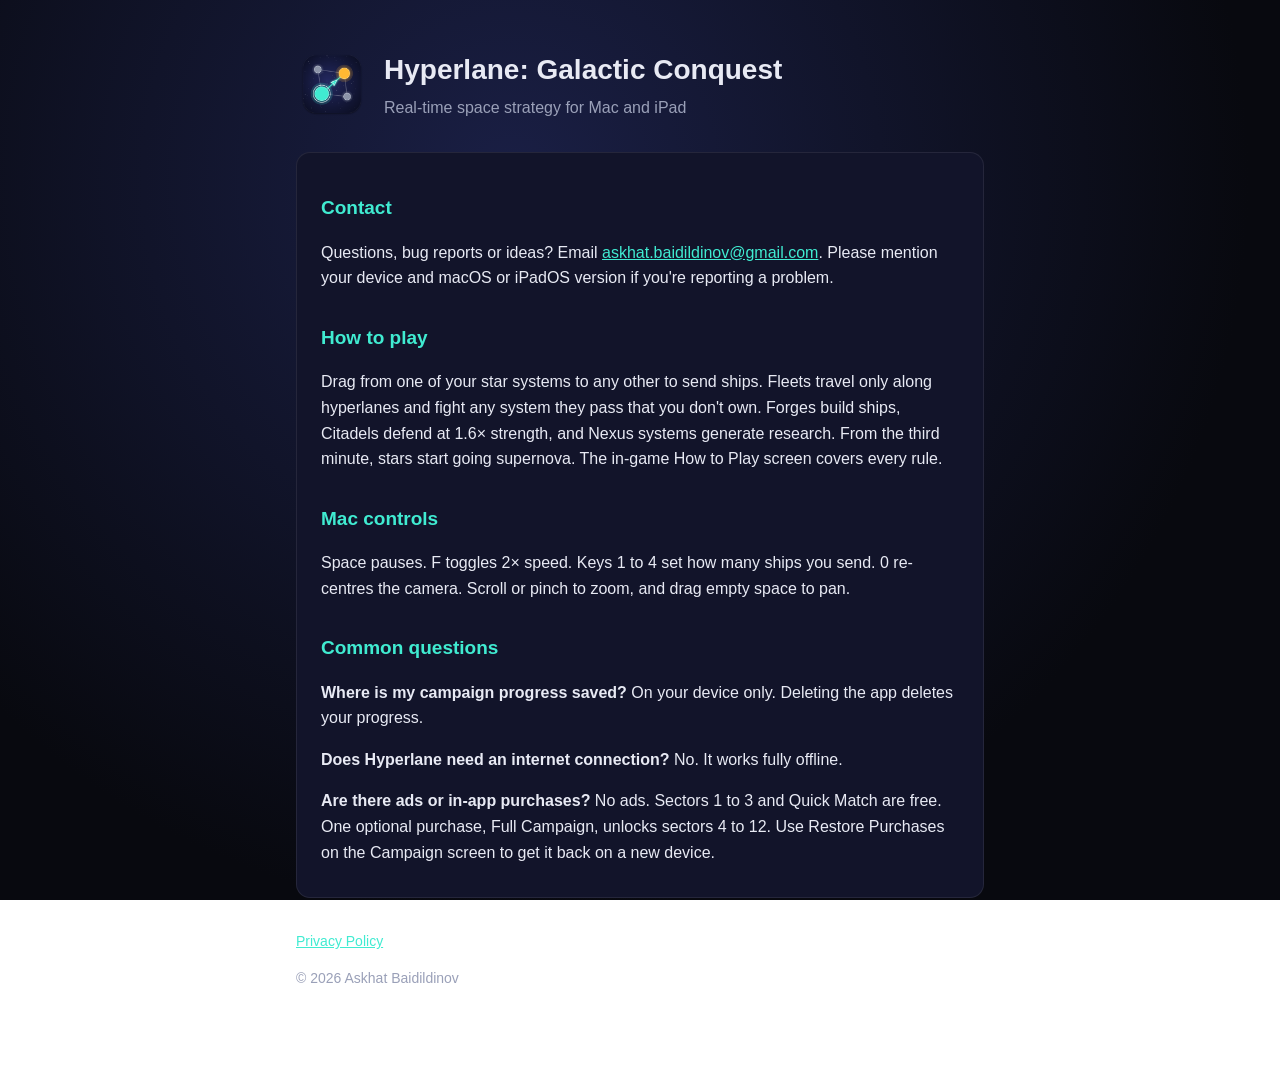
<file: index.html>
<!doctype html>
<html lang="en">
<head>
<meta charset="utf-8">
<meta name="viewport" content="width=device-width, initial-scale=1">
<title>Hyperlane Support</title>
<link rel="stylesheet" href="style.css">
</head>
<body>
<main>
<header>
  <img src="icon.png" alt="Hyperlane app icon">
  <div><h1>Hyperlane: Galactic Conquest</h1><p>Real-time space strategy for Mac and iPad</p></div>
</header>
<section>
<h2>Contact</h2>
<p>Questions, bug reports or ideas? Email <a href="mailto:askhat.baidildinov@gmail.com">askhat.baidildinov@gmail.com</a>.
Please mention your device and macOS or iPadOS version if you're reporting a problem.</p>

<h2>How to play</h2>
<p>Drag from one of your star systems to any other to send ships. Fleets travel only along hyperlanes and fight
any system they pass that you don't own. Forges build ships, Citadels defend at 1.6× strength, and Nexus systems
generate research. From the third minute, stars start going supernova. The in-game How to Play screen covers every rule.</p>

<h2>Mac controls</h2>
<p>Space pauses. F toggles 2× speed. Keys 1 to 4 set how many ships you send. 0 re-centres the camera.
Scroll or pinch to zoom, and drag empty space to pan.</p>

<h2>Common questions</h2>
<p><strong>Where is my campaign progress saved?</strong> On your device only. Deleting the app deletes your progress.</p>
<p><strong>Does Hyperlane need an internet connection?</strong> No. It works fully offline.</p>
<p><strong>Are there ads or in-app purchases?</strong> No ads. Sectors 1 to 3 and Quick Match are free. One optional
purchase, Full Campaign, unlocks sectors 4 to 12. Use Restore Purchases on the Campaign screen to get it back on a new device.</p>
</section>
<footer><nav><a href="privacy.html">Privacy Policy</a></nav><p>© 2026 Askhat Baidildinov</p></footer>
</main>
</body>
</html>
</file>
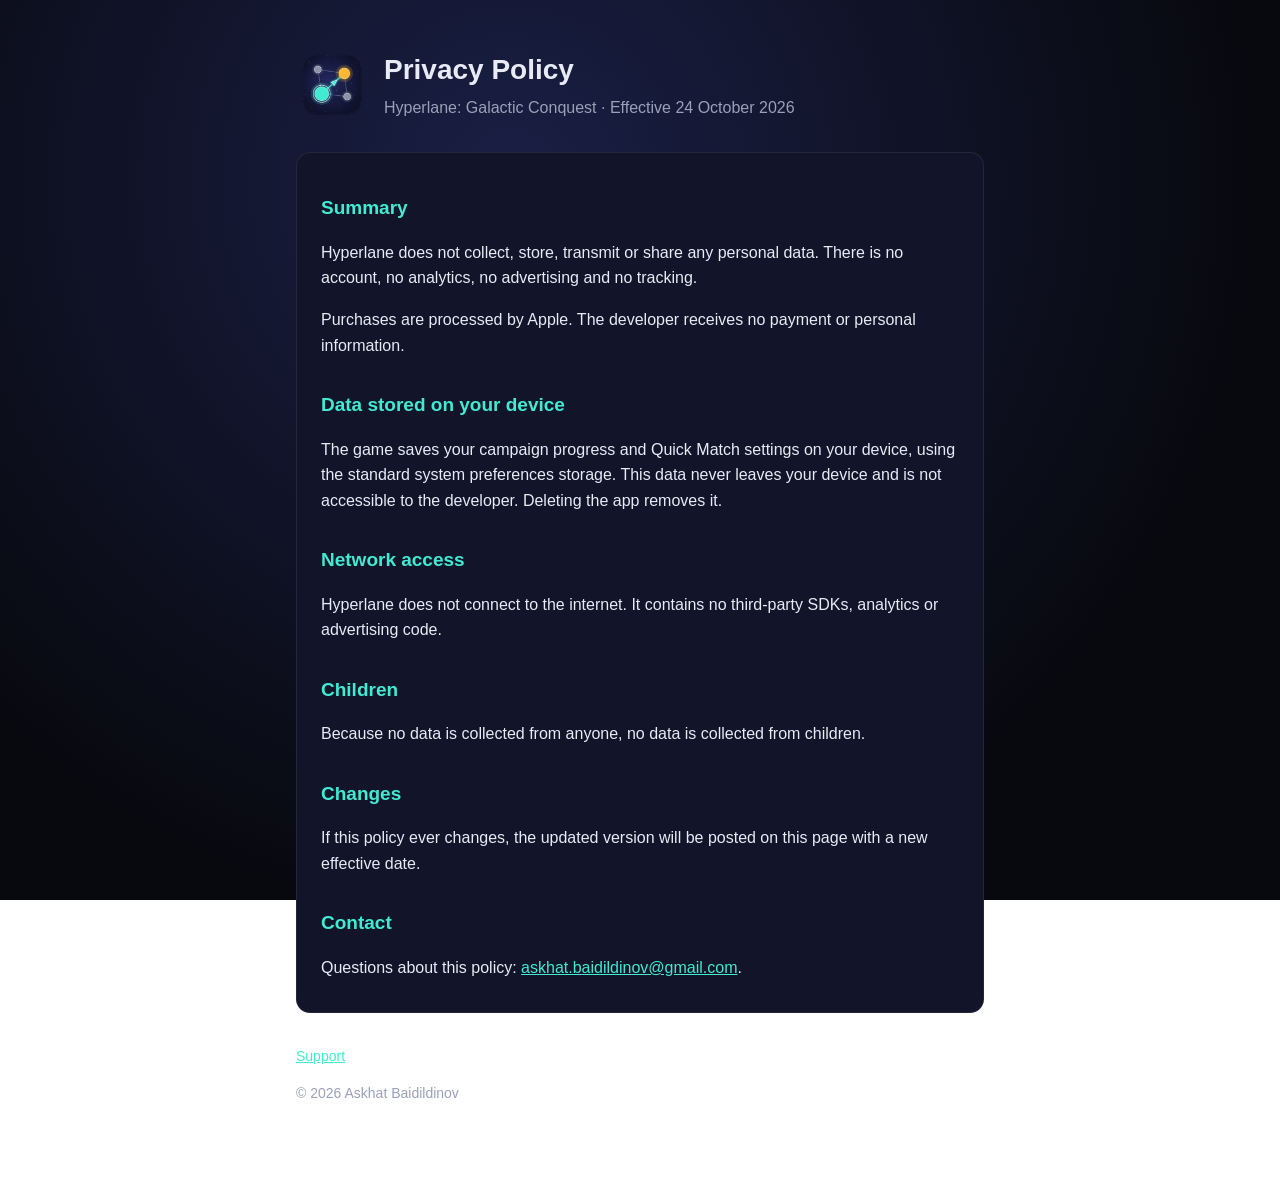
<file: privacy.html>
<!doctype html>
<html lang="en">
<head>
<meta charset="utf-8">
<meta name="viewport" content="width=device-width, initial-scale=1">
<title>Hyperlane Privacy Policy</title>
<link rel="stylesheet" href="style.css">
</head>
<body>
<main>
<header>
  <img src="icon.png" alt="Hyperlane app icon">
  <div><h1>Privacy Policy</h1><p>Hyperlane: Galactic Conquest · Effective 24 October 2026</p></div>
</header>
<section>
<h2>Summary</h2>
<p>Hyperlane does not collect, store, transmit or share any personal data. There is no account, no analytics,
no advertising and no tracking.</p>
<p>Purchases are processed by Apple. The developer receives no payment or personal information.</p>

<h2>Data stored on your device</h2>
<p>The game saves your campaign progress and Quick Match settings on your device, using the standard system
preferences storage. This data never leaves your device and is not accessible to the developer. Deleting the app
removes it.</p>

<h2>Network access</h2>
<p>Hyperlane does not connect to the internet. It contains no third-party SDKs, analytics or advertising code.</p>

<h2>Children</h2>
<p>Because no data is collected from anyone, no data is collected from children.</p>

<h2>Changes</h2>
<p>If this policy ever changes, the updated version will be posted on this page with a new effective date.</p>

<h2>Contact</h2>
<p>Questions about this policy: <a href="mailto:askhat.baidildinov@gmail.com">askhat.baidildinov@gmail.com</a>.</p>
</section>
<footer><nav><a href="index.html">Support</a></nav><p>© 2026 Askhat Baidildinov</p></footer>
</main>
</body>
</html>
</file>
<file: style.css>
:root { --bg: #08090f; --panel: #12142a; --text: #e8eaf4; --muted: #9aa0b8; --accent: #40ebd1; }
* { box-sizing: border-box; }
body { margin: 0; background: radial-gradient(circle at 40% 20%, #1a1f45, var(--bg) 70%) fixed; color: var(--text);
  font: 16px/1.6 -apple-system, BlinkMacSystemFont, "Segoe UI", Helvetica, Arial, sans-serif; }
main { max-width: 720px; margin: 0 auto; padding: 48px 16px 64px; }
header { display: flex; align-items: center; gap: 16px; margin-bottom: 32px; }
header img { width: 72px; height: 72px; }
h1 { margin: 0; font-size: 28px; }
header p { margin: 2px 0 0; color: var(--muted); }
h2 { margin-top: 32px; font-size: 19px; color: var(--accent); }
section { background: var(--panel); border: 1px solid rgba(255,255,255,0.08); border-radius: 14px; padding: 8px 24px 16px; }
a { color: var(--accent); }
footer { margin-top: 32px; color: var(--muted); font-size: 14px; }
nav a { margin-right: 16px; }
</file>
